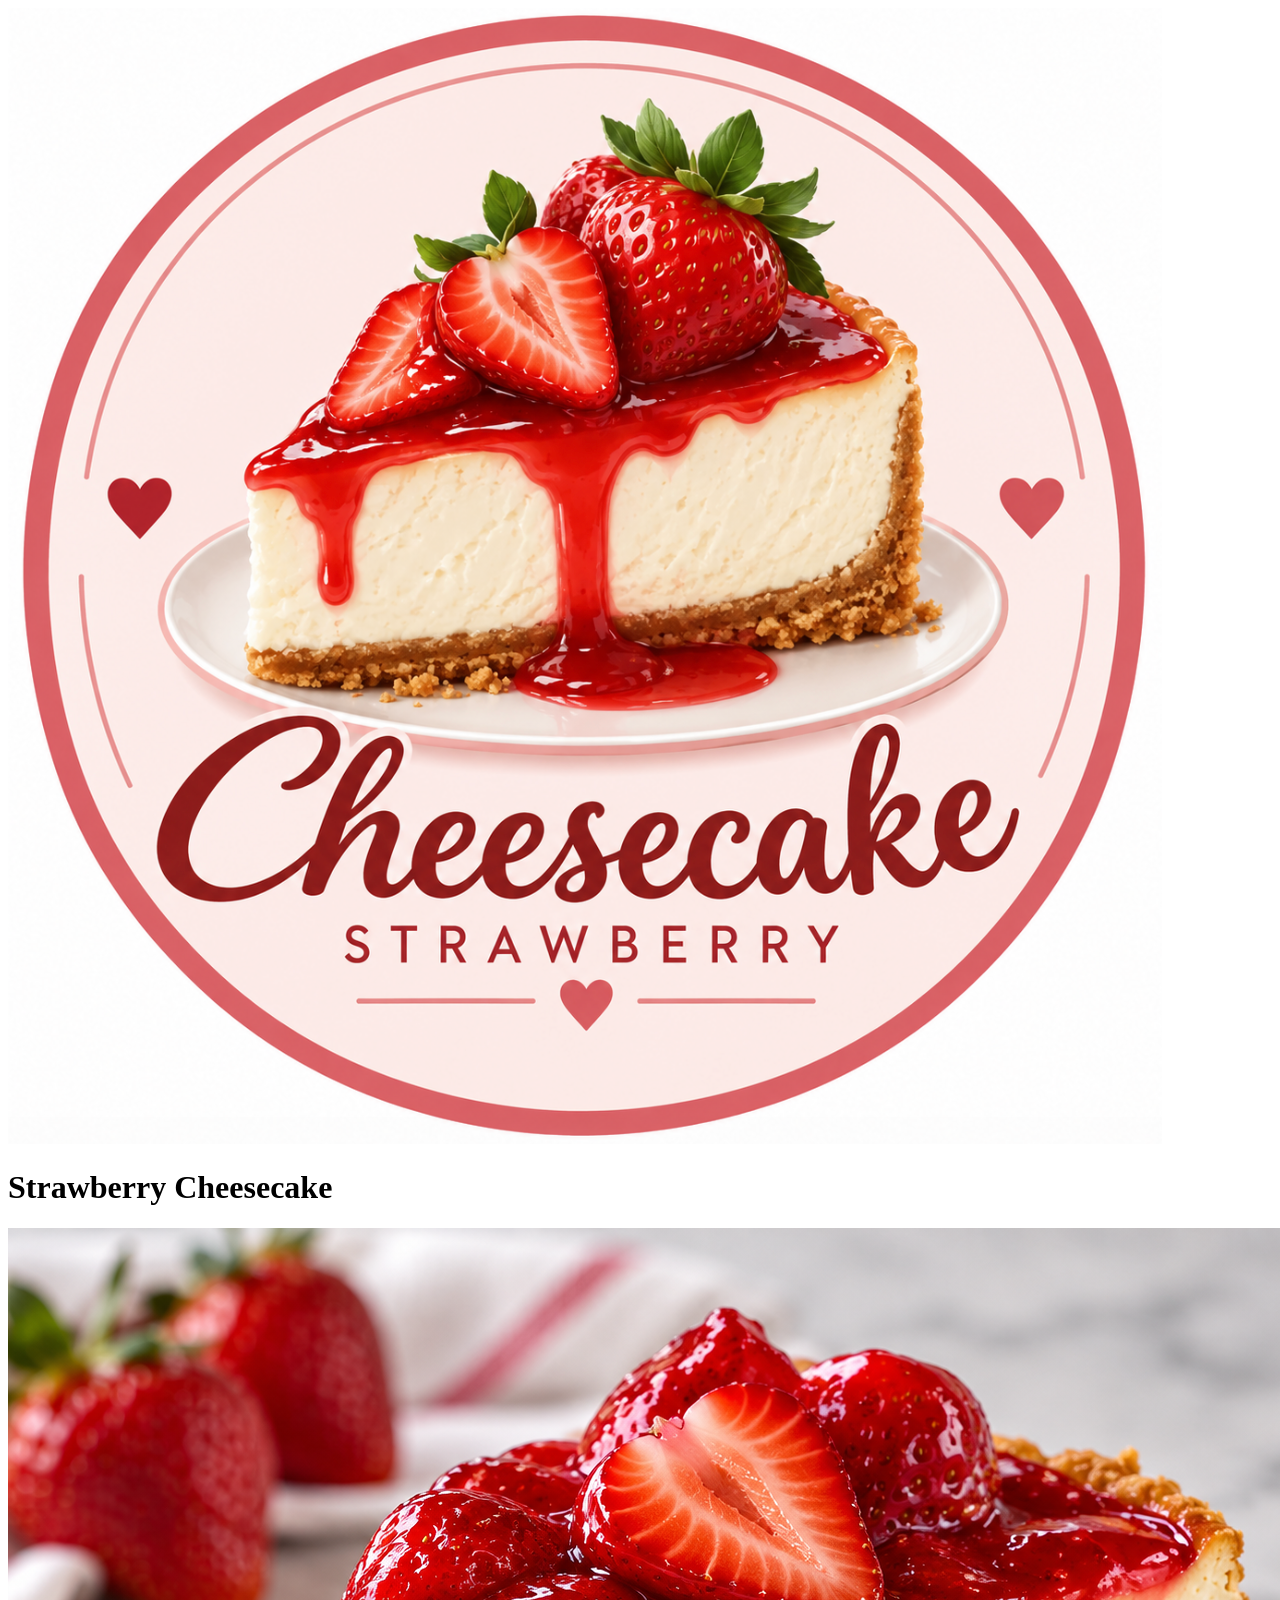
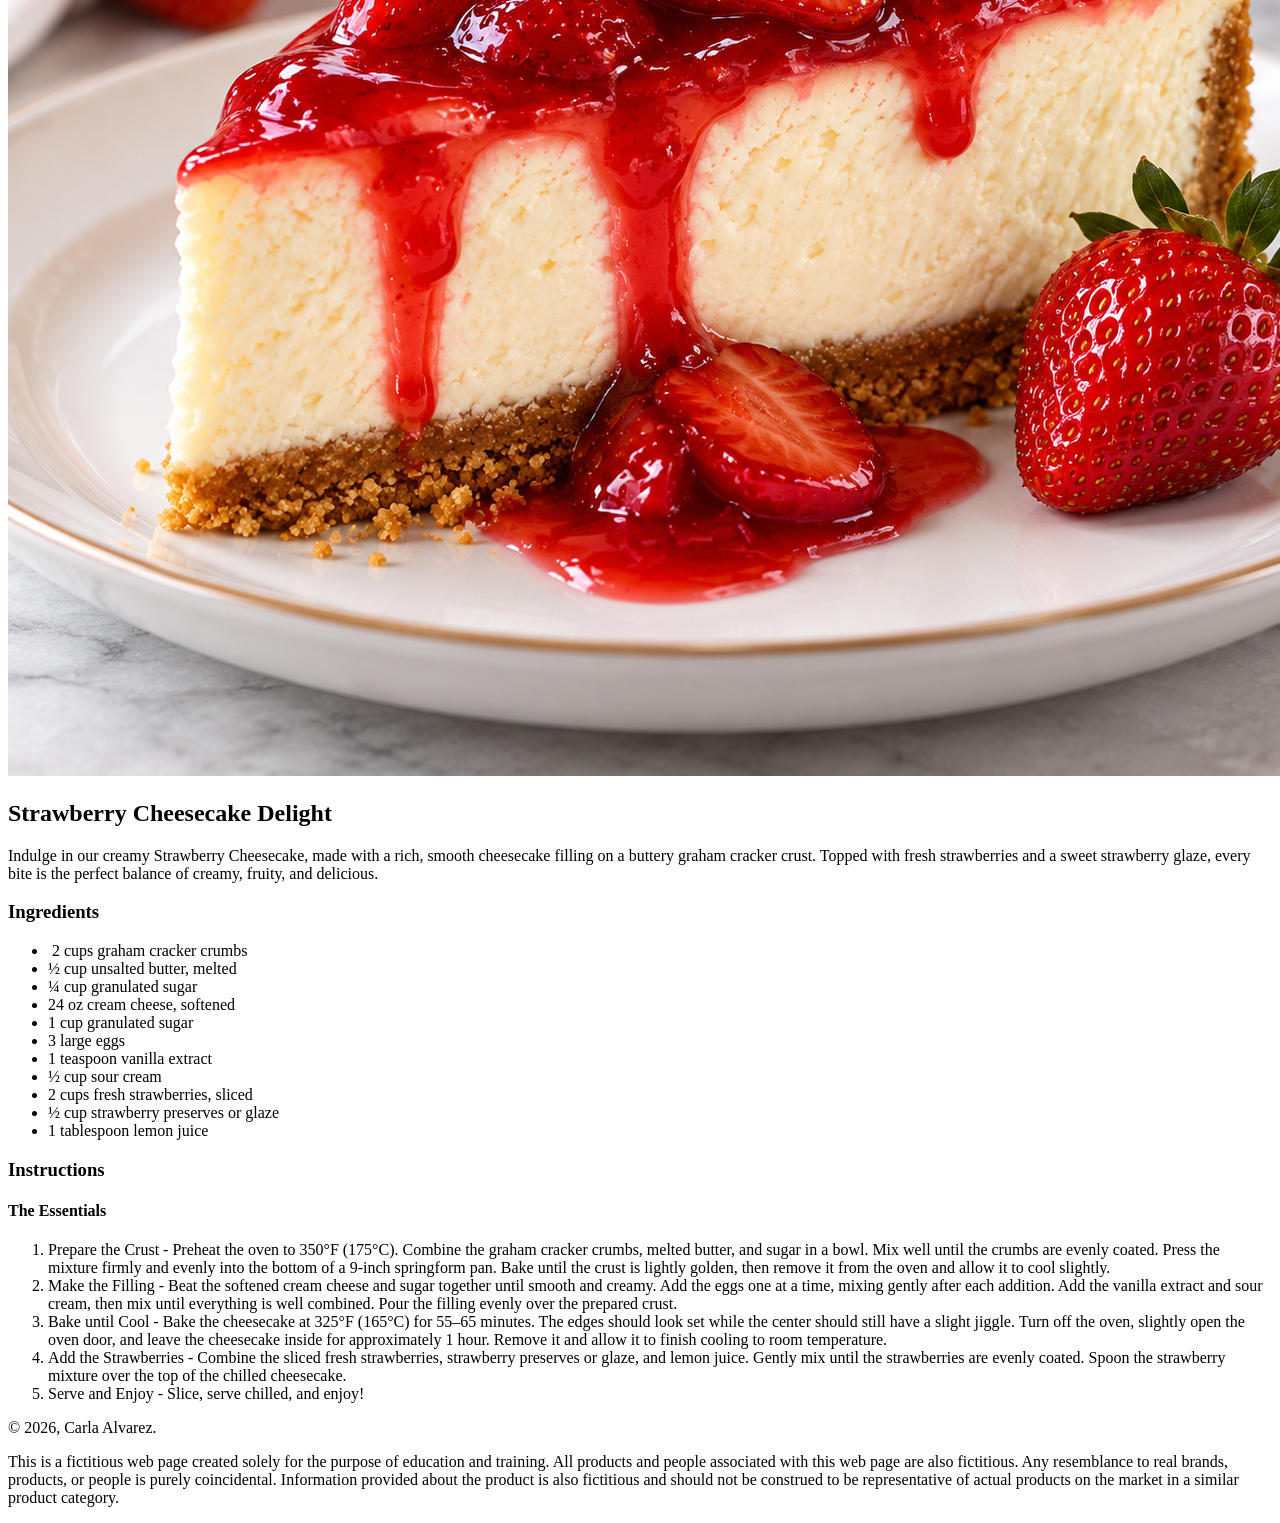
<file: gra1144cp1CarlaAlvarez2026B/index.html>
<!doctype html>
<html>
<head>
<meta charset="UTF-8">
<title>Strawberry Cheesecake | Carla Alvarez, 2026</title>
</head>

<body>
<wrapper>
  <header> <img src="Logo.png" class="logo" />
    <h1>Strawberry Cheesecake</h1>
  </header>
  <main> <img src="banner.png" class="banner" />
    <h2>Strawberry Cheesecake Delight</h2>
    <p>Indulge in our creamy Strawberry Cheesecake, made with a rich, smooth cheesecake filling on a buttery graham cracker crust. Topped with fresh strawberries and a sweet strawberry glaze, every bite is the perfect balance of creamy, fruity, and delicious.</p>
    <section>
      <h3>Ingredients</h3>
      <ul>
        <li>&nbsp;2 cups graham cracker crumbs</li>
        <li>½ cup unsalted butter, melted&nbsp;</li>
        <li>¼ cup granulated sugar&nbsp;</li>
		  <li>24 oz cream cheese, softened</li>
		  <li> 1 cup granulated sugar</li>
		  <li> 3 large eggs</li>
		  <li> 1 teaspoon vanilla extract</li>
		  <li> ½ cup sour cream</li>
		  <li> 2 cups fresh strawberries, sliced</li>
		  <li> ½ cup strawberry preserves or glaze</li>
		  <li> 1 tablespoon lemon juice</li>
      </ul>
    </section>
    <section>
      <h3>Instructions</h3>
		<h4>The Essentials</h4>
      <ol>
        <li>Prepare the Crust -&nbsp;Preheat the oven to 350°F (175°C). Combine the graham cracker crumbs, melted butter, and sugar in a bowl. Mix well until the crumbs are evenly coated. Press the mixture firmly and evenly into the bottom of a 9-inch springform pan. Bake until the crust is lightly golden, then remove it from the oven and allow it to cool slightly.</li>
        <li>Make the Filling - Beat the softened cream cheese and sugar together until smooth and creamy. Add the eggs one at a time, mixing gently after each addition. Add the vanilla extract and sour cream, then mix until everything is well combined. Pour the filling evenly over the prepared crust.</li>
        <li>Bake until Cool - Bake the cheesecake at 325°F (165°C) for 55–65 minutes. The edges should look set while the center should still have a slight jiggle. Turn off the oven, slightly open the oven door, and leave the cheesecake inside for approximately 1 hour. Remove it and allow it to finish cooling to room temperature.</li>
		  <li> Add the Strawberries - Combine the sliced fresh strawberries, strawberry preserves or glaze, and lemon juice. Gently mix until the strawberries are evenly coated. Spoon the strawberry mixture over the top of the chilled cheesecake.</li>
		  <li> Serve and Enjoy - Slice, serve chilled, and enjoy!</li>
      </ol>
    </section>
  </main>
  <footer>
    <p>© 2026, Carla Alvarez.</p>
    <p>This is a fictitious web page created solely for the purpose of education and training. All products and people associated with this web page are also fictitious. Any resemblance to real brands, products, or people is purely coincidental. Information provided about the product is also fictitious and should not be construed to be representative of actual products on the market in a similar product category.</p>
  </footer>
</wrapper>
</body>
</html>
</file>
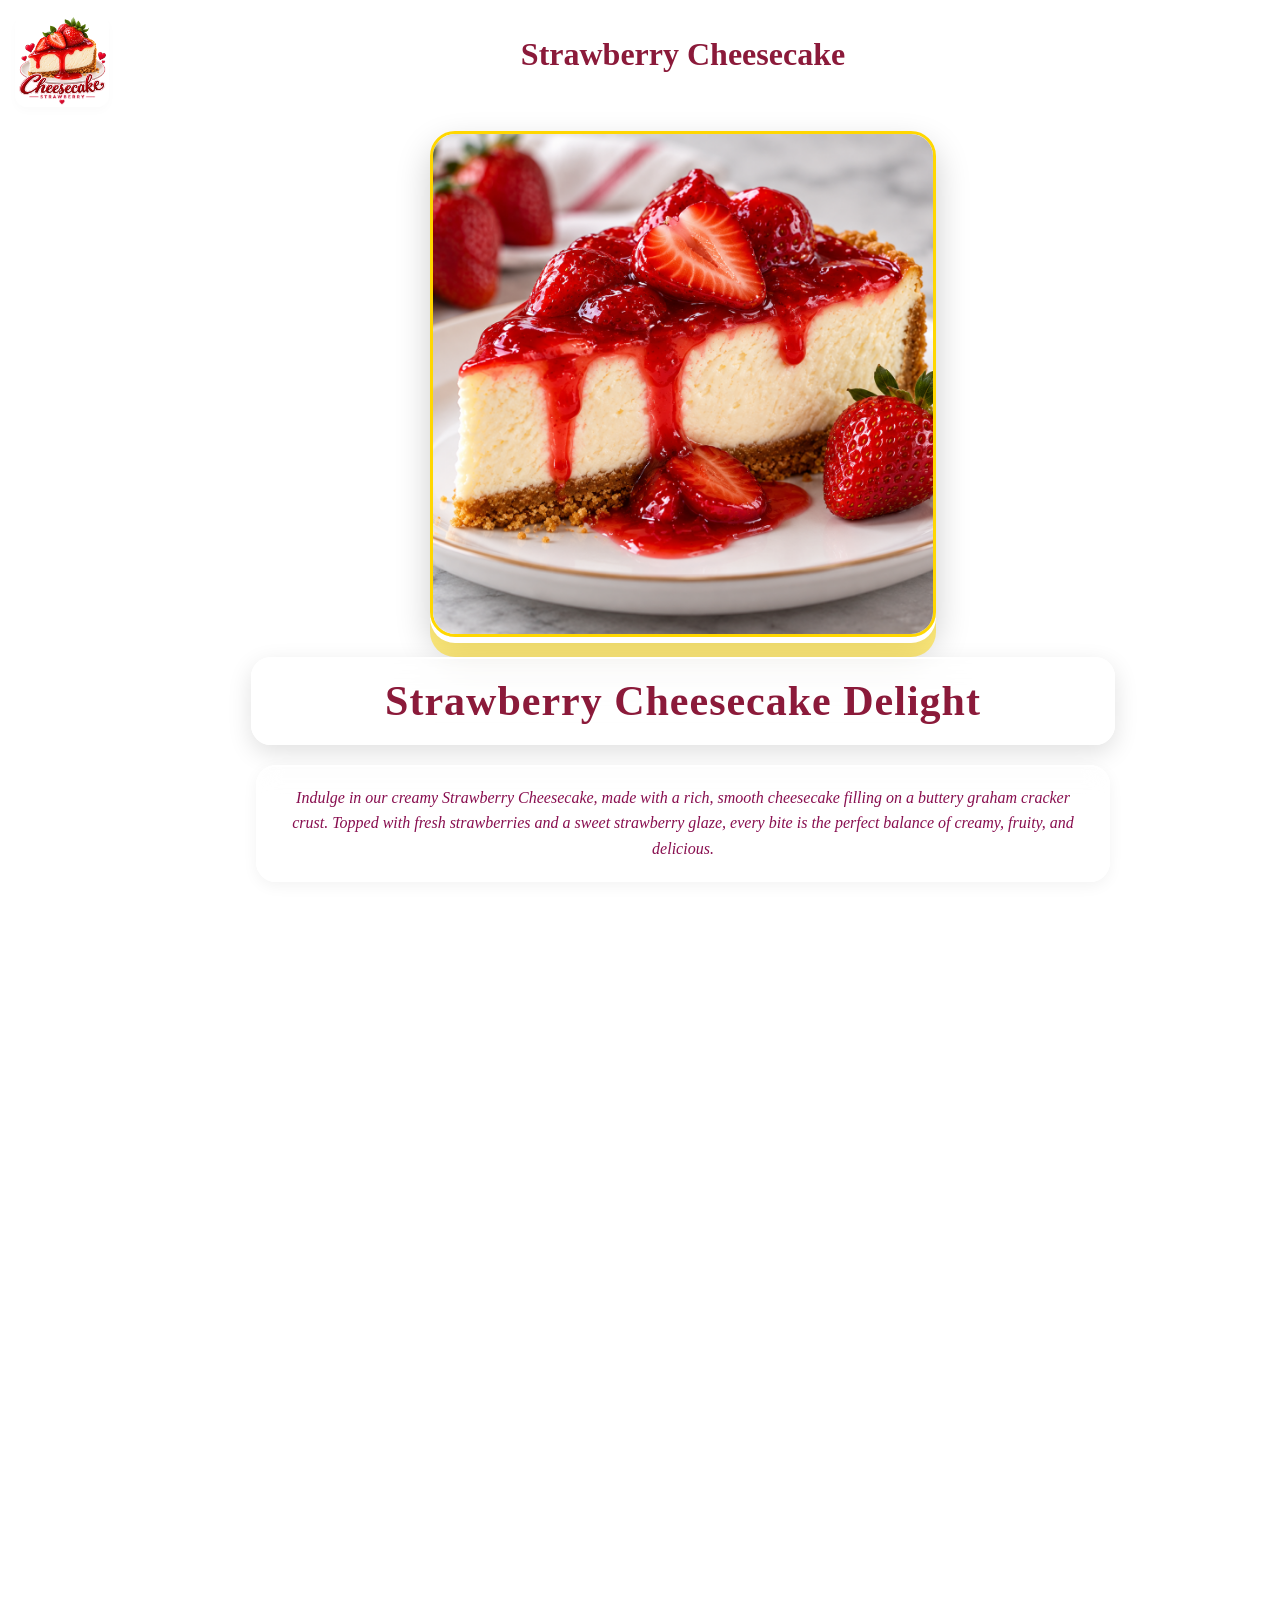
<file: gra1144cP2CarlaAlvarez2026B/index.html>
<!doctype html>
<html>
<head>
<meta charset="UTF-8">
<title>Strawberry Cheesecake | Carla Alvarez, 2026</title>
	<style>		
	wrapper{
			width:1366px;
			display:block;
			margin:auto;
		}
		.logo{
			width:200px;
			vertical-align:-50px;
			margin-right: 15px;
		}
		h1{
			display:inline;
			color:#8b1a3a;
			text-align: center;
			font-size: 32px;
		}
		header{
		background:rgba(255,255,255,0.25);
			-webkit-backdrop-filter: blur(12px);
			backdrop-filter: blur(12px);
			border-bottom: 1.5px solid white;
			display: flex;
			align-items:center;
			justify-content: center;
			padding:15px;
			text-align: center;
			padding: 15px;
		}
	body { 
		background-image: url('https://m.media-amazon.com/images/W/BW_MEDIAX_AVIF_MEASUREMENT_1306696-T3/images/I/81oOtpr+qwL._AC_SL1500_.jpg');
		background-size: cover;
		background-attachment: fixed;
		background-position: center;
		font-family: 'georgia', serif;
		margin: 0;
		padding 0;
		min-height: 100vh;
}
.banner { 
	width: 70%; 
	max-width: 500px;
	border-radius: 25px;
	border: 3px solid #ffd700;
	box-shadow: 000 6px white,
		00 20px rgba(255,215,0,0.5),
		0 15px 35px rgba(0,0,0,0.2);
		
	height: 500px;
	object-fit: cover;
	display: block;
	object-position: center;
	margin: 20px auto;
}
		.card{
			background: rgba(255,255,255,0.45);
			backdrop-filter:blur(16px);
			-webkit-backdrop-filter:blur(16px);
			border-radius: 20px;
			border: 2px solid white; 
			padding: 25px;
			max-width: 750px;
			box-shadow: 0 8px 35px rgba(0,0,0,0.1);
			color: #4a0f1e;
		}
			.intro {
				text-align: center;
				background: rgba (255,255,255,0.85);
				backdrop-filter:blur(12px);
				-webkit-backderop-filter:blur(12px);
				border: 2px solid white;
				border-radius: 20px;
				padding: 18px 25px;
				max-width: 800px;
				margin:20px auto;
				font-style: italic;
				color:#880e4f;
				line-height: 1.6;
				box-shadow: 0 4px 15px rgba(0,0,0,.05);
			}
		.logo{
			position:absolute;
			top: 15px;
			left:15px;
			width: 90px;
			height: auto;
			z-index: 100;
			border-radius: 12px;
			border:2px solid white;
			box-shadow: 0 4px 10px rgba(0,0,0,0.02)
				
		}
		h2 {
  font-family: 'Georgia', serif;
  font-size: 42px;
  font-weight: 800;
  color: #8b1a3a;
  text-align: center;
  background: rgba(255,255,255,0.35);
  backdrop-filter: blur(16px);
  -webkit-backdrop-filter: blur(16px);
  border: 2px solid white;
  border-radius: 20px;
  padding: 18px 30px;
  max-width: 800px;
  margin: 20px auto;
  box-shadow: 0 8px 25px rgba(0,0,0,0.12);
  letter-spacing: 1px;
  text-shadow: 0 2px 4px rgba(255,255,255,0.9);
		}
		h3, h4 {
			color: #880e4f;
			text-align: center;
		}
		
    
.recipe-row {
display: flex;
	gap: 25px;
	align-items: stretch;
	max-width: 1100px;
	margin: 60px auto;
	padding: 30px;
		}
		
.recipe-row > div {
			width: 50%;
	border: 2px solid#ddd;
	border-radius: 20px;
	padding: 30px;
	Background: transparent;
	box-sizing: border-box;
	display:flex;
	flex-direction: column;
    gap:20px;
	justify-content: center;
	text-align: center
		}
		li{
		text-align: left;
			padding-bottom: 10px;
		}
		</style>
	</head>
<body>
<wrapper>
  <header> 
<img src="logo.png" class="logo"
	 alt="strawberry Cheescake Delight banner"/>
    <h1>Strawberry Cheesecake</h1>
  </header>
  <main> 
	<img src="banner.png" class="banner" 
		 alt="Strawberry Chhescake Delight banner"/>
    <h2>Strawberry Cheesecake Delight</h2>
    <p class="intro">Indulge in our creamy Strawberry Cheesecake, made with a rich, smooth cheesecake filling on a buttery graham cracker crust. Topped with fresh strawberries and a sweet strawberry glaze, every bite is the perfect balance of creamy, fruity, and delicious.</p>
    <section class="recipe-row">
		<div class="card">
      <h3>Ingredients</h3>
      <ul>
        <li>2 cups graham cracker crumbs</li>
        <li>&frac12; cup unsalted butter, melted</li>
        <li>&frac14; cup granulated sugar</li>
		  <li>24 oz cream cheese, softened</li>
		  <li> 1 cup granulated sugar</li>
		  <li> 3 large eggs</li>
		  <li> 1 teaspoon vanilla extract</li>
		  <li> &frac12; cup sour cream</li>
		  <li> 2 cups fresh strawberries, sliced</li>
		  <li> &frac12; cup strawberry preserves or glaze</li>
		  <li> 1 tablespoon lemon juice</li>
              </ul>
			</div>
		<div class="card">
      <h3>Instructions</h3>
		<h4>The Essentials</h4>
      <ol>
        <li>Prepare the Crust, Preheat the oven to 350 &deg;F (175&deg;C). Combine the graham cracker crumbs, melted butter, and sugar in a bowl. Mix well until the crumbs are evenly coated. Press the mixture firmly and evenly into the bottom of a 9-inch springform pan. Bake until the crust is lightly golden, then remove it from the oven and allow it to cool slightly.</li>
        <li>Make the Filling - Beat the softened cream cheese and sugar together until smooth and creamy. Add the eggs one at a time, mixing gently after each addition. Add the vanilla extract and sour cream, then mix until everything is well combined. Pour the filling evenly over the prepared crust.</li>
        <li>Bake until Cool - Bake the cheesecake at 325&deg;F (165&deg;C) for 55–65 minutes. The edges should look set while the center should still have a slight jiggle. Turn off the oven, slightly open the oven door, and leave the cheesecake inside for approximately 1 hour. Remove it and allow it to finish cooling to room temperature.</li>
		  <li> Add the Strawberries - Combine the sliced fresh strawberries, strawberry preserves or glaze, and lemon juice. Gently mix until the strawberries are evenly coated. Spoon the strawberry mixture over the top of the chilled cheesecake.</li>
		  <li> Serve and Enjoy - Slice, serve chilled, and enjoy!</li>
      </ol>
			</div>
    </section> 
  </main>
  <footer>
	  <div class="card" style="text-align: center; margin: 30px auto; max-width: 900px;">
    <p>2026, Carla Alvarez.</p>
    <p>This is a fictitious web page created solely for the purpose of education and training. All products and people associated with this web page are also fictitious. Any resemblance to real brands, products, or people is purely coincidental. Information provided about the product is also fictitious and should not be construed to be representative of actual products on the market in a similar product category.</p>
    </div>
  </footer>
</wrapper>
</body>
</html>
</file>
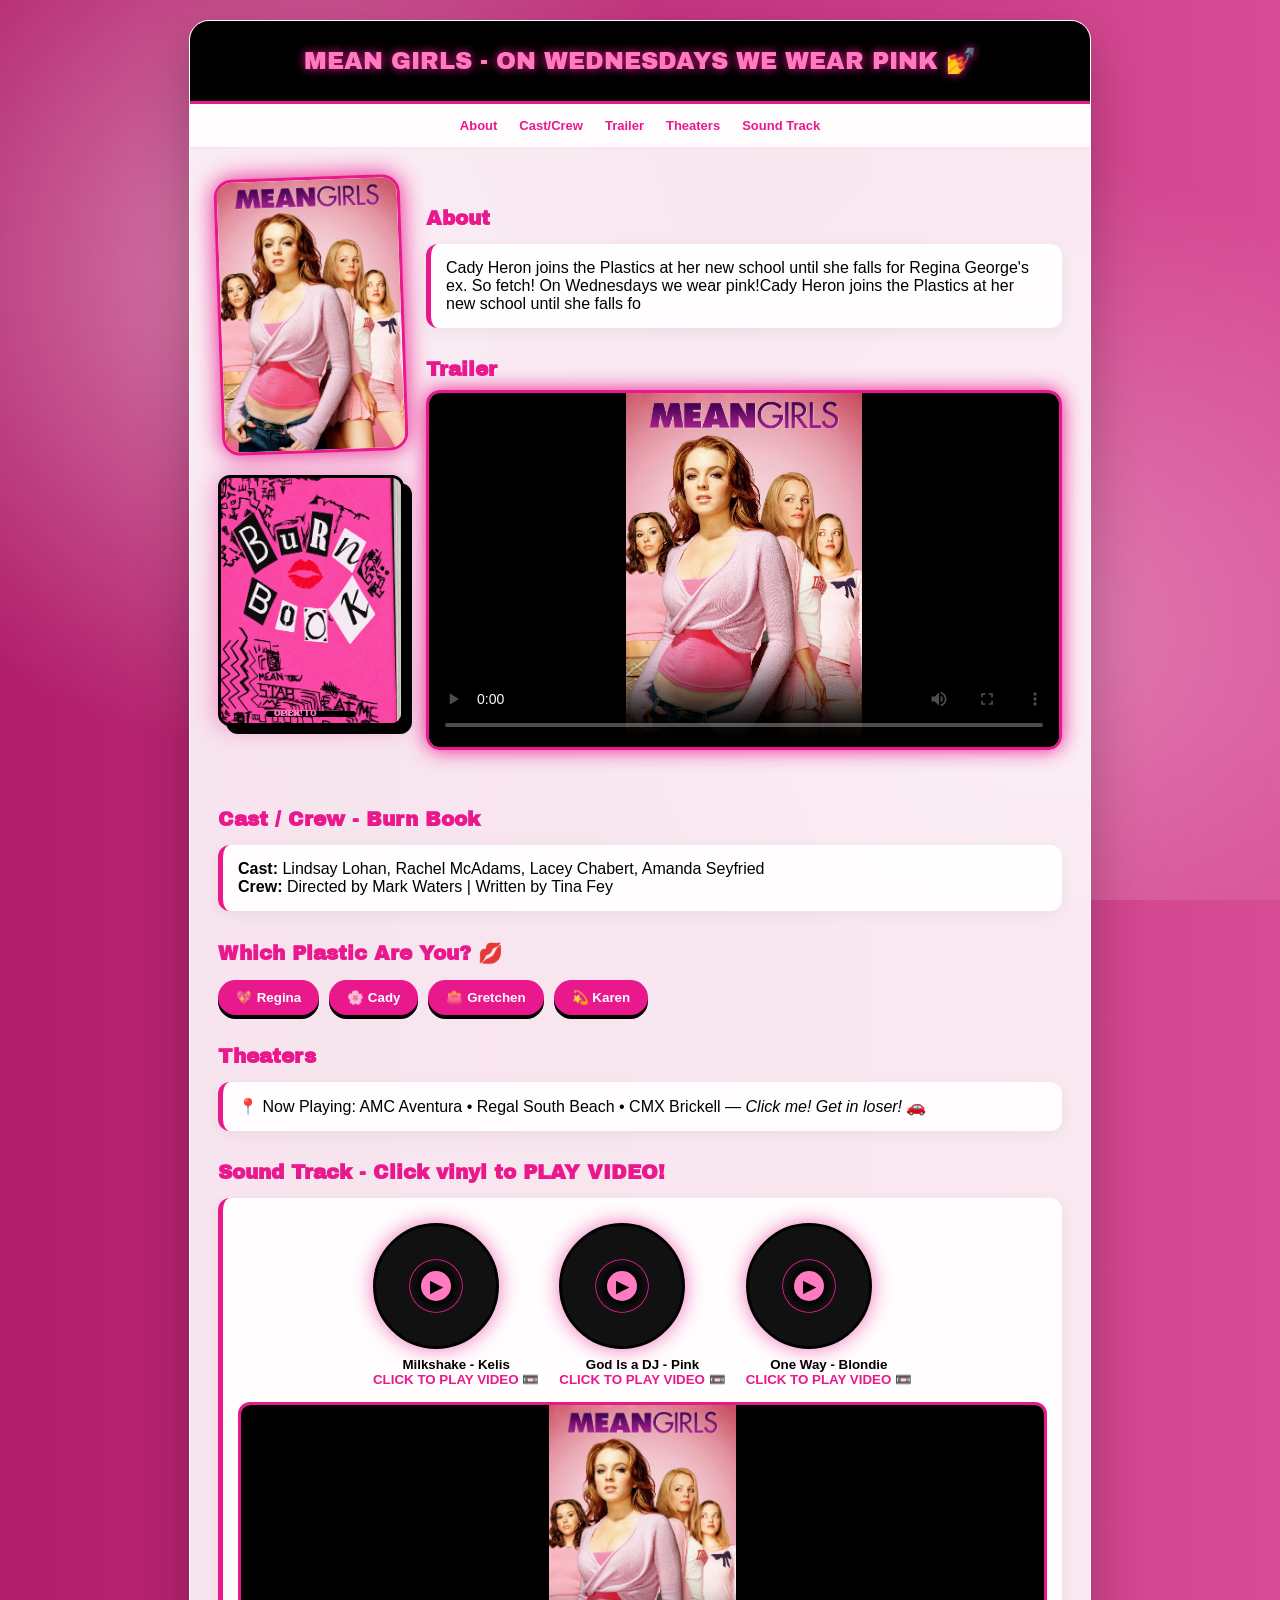
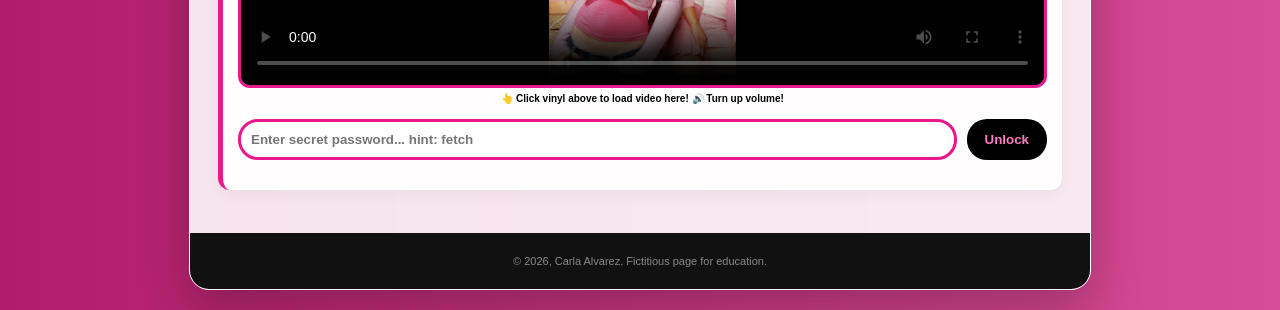
<file: Gra1144CP3CarlaAlvarez2026C/index.html>
<!DOCTYPE html>
<html>
<head>
<meta charset="UTF-8">
<meta name="viewport" content="width=device-width, initial-scale=1.0">
<title>MEAN GIRLS - On Wednesdays We Wear Pink</title>
<style>
  @import url('https://fonts.googleapis.com/css2?family=Archivo+Black&display=swap');
  *{cursor: url("data:image/svg+xml;utf8,[STRIPPED]"), auto;}
  body{margin:0; font-family:Arial, sans-serif; display:flex; justify-content:center; padding:20px; min-height:100vh; overflow-x:hidden; background: linear-gradient(270deg, #e9188c, #ff4db8, #ff1493, #ff7ac1, #b11d6a); background-size:800% 800%; animation:shinyPink 8s ease infinite; position:relative;}
  body::before{content:''; position:fixed; inset:0; background: radial-gradient(circle at 20% 30%, rgba(255,255,255,0.4) 0%, transparent 40%), radial-gradient(circle at 80% 70%, rgba(255,255,255,0.3) 0%, transparent 40%); animation: glitterMove 6s ease-in-out infinite alternate; pointer-events:none;}
  @keyframes shinyPink{0%{background-position:0% 50%}50%{background-position:100% 50%}100%{background-position:0% 50%}} @keyframes glitterMove{0%{transform:translate(0,0)}100%{transform:translate(-20px,20px)}}
  .card{width:100%; max-width:900px; background:rgba(255,255,255,0.88); backdrop-filter:blur(16px); border-radius:20px; overflow:hidden; border:1px solid #fff; box-shadow:0 20px 50px rgba(0,0,0,0.25); position:relative; z-index:1; animation: floatCard 6s ease-in-out infinite;}
  @keyframes floatCard{0%,100%{transform:translateY(0)}50%{transform:translateY(-6px)}}
  .header{background:#000; color:#ff7ac1; text-align:center; padding:26px; font-family:'Archivo Black'; font-size:24px; border-bottom:3px solid #e9188c; text-shadow:0 0 10px #e9188c; animation: neonPulse 1.5s alternate infinite; cursor:pointer;}
  @keyframes neonPulse{from{ text-shadow:0 0 10px #e9188c} to{ text-shadow:0 0 20px #fff, 0 0 40px #ff7ac1}}
  nav{background:rgba(255,255,255,0.9); display:flex; justify-content:center; gap:22px; padding:14px; border-bottom:2px solid #ffe0ef; position:sticky; top:0; z-index:10;}
  nav a{color:#e9188c; text-decoration:none; font-weight:900; font-size:13px; transition:0.3s;}
  nav a:hover{transform:scale(1.2) rotate(-3deg); color:#000;}
  .content{padding:28px; display:grid; grid-template-columns:180px 1fr; gap:28px; align-items:start;}
  .left-col{display:flex; flex-direction:column; gap:22px;}
  .poster-wrap{width:100%; border-radius:18px; overflow:hidden; transform:rotate(-2deg); border:3px solid #e9188c; box-shadow:0 0 25px #e9188c; background:#fff; line-height:0; transition:0.4s;}
  .poster-wrap img{width:100%; display:block;}
  .burn-book-wrap{width:100%; height:245px; perspective:800px; display:flex; justify-content:center; align-items:center; border-radius:12px; border:3px solid #000; box-shadow:8px 8px 0 #000, 0 0 25px rgba(233,24,140,0.5); overflow:hidden; background:#ff1493; line-height:0; cursor:pointer; position:relative;}
  .burn-book-wrap img{width:100%; height:100%; object-fit:cover; transform: scale(1.35); border:none; animation: spinBook 4s linear infinite; transform-style:preserve-3d;}
  .burn-book-wrap::after{content:'CLICK TO OPEN!'; position:absolute; bottom:6px; left:50%; transform:translateX(-50%); background:#000; color:#ff7ac1; font-family:'Archivo Black'; font-size:8px; padding:3px 8px; border-radius:10px; z-index:2;}
  @keyframes spinBook{0%{transform:rotateY(0deg) rotate(-2deg) scale(1.35)}50%{transform:rotateY(180deg) rotate(2deg) scale(1.45)}100%{transform:rotateY(360deg) rotate(-2deg) scale(1.35)}}
  h2{color:#e9188c; font-family:'Archivo Black'; font-size:20px; margin:30px 0 10px 0;}
  .trailer-wrap{border:3px solid #e9188c; border-radius:14px; overflow:hidden; box-shadow:0 0 20px #e9188c;}
  .trailer-wrap video{width:100%; display:block; aspect-ratio:16/9; background:#000;}
  .section{padding:0 28px 28px 28px;}
  .plastic-card{background:rgba(255,255,255,0.95); border-left:5px solid #e9188c; padding:15px; border-radius:12px; margin:15px 0; transition:0.4s; box-shadow:0 4px 15px rgba(0,0,0,0.05);}
  .plastic-card:hover{transform:translateX(10px) rotateY(-8deg); background:#fff; box-shadow:-10px 10px 30px rgba(233,24,140,0.2); border-left-width:8px;}
  .quiz{display:flex; gap:10px; flex-wrap:wrap; margin:15px 0;} .quiz button{background:#e9188c; color:#fff; border:none; padding:10px 18px; border-radius:20px; font-weight:900; transition:0.3s; box-shadow:0 4px 0 #000;}
  .quiz button:hover{transform:translateY(-3px); box-shadow:0 7px 0 #000; background:#000; color:#ff7ac1;}
  .footer{background:#111; color:#888; text-align:center; padding:22px; font-size:11px;}
  .pop-quote{position:fixed; background:#000; color:#ff7ac1; padding:8px 14px; border-radius:20px; font-weight:900; font-size:12px; font-family:'Archivo Black'; pointer-events:none; z-index:9999; animation:pop 1.2s forwards; border:2px solid #e9188c;}
  @keyframes pop{0%{transform:translate(-50%,-100%) scale(0)}20%{transform:translate(-50%,-130%) scale(1.3) rotate(-3deg)}100%{transform:translate(-50%,-250%) scale(0); opacity:0}}
  .sparkle{position:fixed; pointer-events:none; animation:sparkleFall 1s linear forwards; z-index:9999;}
  @keyframes sparkleFall{0%{transform:translateY(0) scale(1); opacity:1}100%{transform:translateY(120px) scale(0) rotate(180deg); opacity:0}}
  .vinyl-grid{display:flex; gap:20px; flex-wrap:wrap; justify-content:center; margin-top:10px;}
  .vinyl{width:120px; height:120px; border-radius:50%; background:radial-gradient(circle, #ff7ac1 15%, #000 16%, #111 30%, #e9188c 31%, #111 32%, #111 100%); display:flex; align-items:center; justify-content:center; animation: spinVinyl 3s linear infinite; box-shadow:0 0 20px rgba(233,24,140,0.6); position:relative; cursor:pointer; border:3px solid #000; transition:0.3s;}
  .vinyl:hover{transform:scale(1.1); box-shadow:0 0 40px #ff7ac1;}
  .vinyl.playing{animation-duration:0.5s; box-shadow:0 0 40px #fff, 0 0 60px #ff7ac1;}
  .vinyl::after{content:'▶'; font-size:16px; color:#000; background:#ff7ac1; width:30px; height:30px; border-radius:50%; display:flex; align-items:center; justify-content:center; font-weight:900;}
  .vinyl.playing::after{content:'⏸';}
  @keyframes spinVinyl{from{transform:rotate(0deg)} to{transform:rotate(360deg)}}
  .book-modal{position:fixed; inset:0; background:rgba(0,0,0,0.85); z-index:10000; display:none; align-items:center; justify-content:center; padding:20px;}
  .book-page{width:90%; max-width:500px; background:#fff; background-image: repeating-linear-gradient(#fff 0px, #fff 24px, #ffccde 25px); border:4px solid #000; padding:30px; border-radius:10px; font-family:'Comic Sans MS', cursive; position:relative; transform:rotate(-1deg); animation: openBook 0.5s ease;}
  @keyframes openBook{from{transform:rotateY(-90deg) scale(0.5)} to{transform:rotateY(0deg) rotate(-1deg) scale(1)}}
  .secret-input{display:flex; gap:10px; margin:15px 0;} .secret-input input{flex:1; padding:10px; border:3px solid #e9188c; border-radius:20px; font-weight:900;} .secret-input button{background:#000; color:#ff7ac1; border:none; padding:10px 18px; border-radius:20px; font-weight:900; cursor:pointer;}
  .pink-car{position:fixed; bottom:20px; left:-200px; font-size:40px; z-index:9999; pointer-events:none; display:none; transition: left 2.5s linear;}
  .yt-box{margin-top:15px; border:3px solid #e9188c; border-radius:12px; overflow:hidden; background:#000;}
  .yt-box video{width:100%; height:280px; display:block; background:#000;}
  @media(max-width:650px){ .content{grid-template-columns:1fr;} .poster-wrap, .burn-book-wrap{width:180px; margin:0 auto;} }
</style>
</head>
<body>
<div class="card">
  <div class="header" onclick="sayPink()">MEAN GIRLS - ON WEDNESDAYS WE WEAR PINK 💅</div>
  <nav><a href="#about">About</a><a href="#cast">Cast/Crew</a><a href="#trailer">Trailer</a><a href="#theaters">Theaters</a><a href="#soundtrack">Sound Track</a></nav>
  <div class="content">
    <div class="left-col">
      <div class="poster-wrap"><img src="266280.jpg" alt="Mean Girls"></div>
      <div class="burn-book-wrap" onclick="openBook()"><img src="Hot Pink Burn Book Cutout.png" alt="Burn Book"></div>
    </div>
    <div>
      <h2 id="about">About</h2>
      <div class="plastic-card"><span id="typewriter">Cady Heron       joins the Plastics at her new school until she falls for Regina George's ex. So fetch! On Wednesdays we wear pink!</span></div>
      <h2 id="trailer">Trailer</h2>
      <div class="trailer-wrap"><video controls poster="266280.jpg"><source src="Mean-Girls-video" type="video/mp4"></video></div>
    </div>
  </div>
  <div class="section">
    <h2 id="cast">Cast / Crew - Burn Book </h2>
    <div class="plastic-card"><strong>Cast:</strong> Lindsay Lohan, Rachel McAdams, Lacey Chabert, Amanda Seyfried<br><strong>Crew:</strong> Directed by Mark Waters | Written by Tina Fey</div>
    <h2>Which Plastic Are You? 💋</h2>
    <div class="quiz">
      <button onclick="result('You are REGINA - a little bit dramatic but everyone loves you 👑')">💖 Regina</button>
      <button onclick="result('You are CADY - sweet but will strike if needed 😇')">🌸 Cady</button>
      <button onclick="result('You are GRETCHEN - stop trying to make fetch happen! So loyal 💄')">👛 Gretchen</button>
      <button onclick="result('You are KAREN - you are like a mouse, duh! So cute 💫')">💫 Karen</button>
    </div>
    <div id="quizResult" class="plastic-card" style="display:none; background:#000; color:#ff7ac1; border-left-color:#000; font-weight:900;"></div>
    <h2 id="theaters">Theaters</h2>
    <div class="plastic-card" onclick="driveCar()" style="cursor:pointer;">📍 Now Playing: AMC Aventura • Regal South Beach • CMX Brickell — <em>Click me! Get in loser!</em> 🚗</div>
    <h2 id="soundtrack">Sound Track - Click vinyl to PLAY VIDEO!</h2>
    <div class="plastic-card"> 
      <div class="vinyl-grid">
        <div style="text-align:center;">
          <div class="vinyl" id="videopicturevinyl" onclick="playLocalVideo('videopicture', this)"></div>
          <small style="font-weight:900; display:block; margin-top:8px;">Milkshake - Kelis<br><span style="color:#e9188c;">CLICK TO PLAY VIDEO 📼</span></small>
        </div>
        <div style="text-align:center;">
          <div class="vinyl" onclick="playLocalVideo('godisadj.mp4', this)"></div>
          <small style="font-weight:900; display:block; margin-top:8px;">God Is a DJ - Pink<br><span style="color:#e9188c;">CLICK TO PLAY VIDEO 📼</span></small>
        </div>
        <div style="text-align:center;">
          <div class="vinyl" onclick="playLocalVideo('oneway.mp4', this)"></div>
          <small style="font-weight:900; display:block; margin-top:8px;">One Way - Blondie<br><span style="color:#e9188c;">CLICK TO PLAY VIDEO 📼</span></small>
        </div>
      </div>
      <div class="yt-box" id="ytBox">
        <video id="mainVideoPlayer" controls playsinline poster="266280.jpg">
          <source id="videoSource" src="" type="video/mp4">
        </video>
      </div>
      <div id="nowPlaying" style="margin-top:10px; background:#000; color:#ff7ac1; padding:10px; border-radius:20px; font-weight:900; font-size:12px; display:none; text-align:center;"></div>
      <p style="font-size:10px; font-weight:900; text-align:center; margin-top:5px;">👆 Click vinyl above to load video here! 🔊 Turn up volume!</p>
      <div style="margin-top:15px;">
        <div class="secret-input"><input id="secretPass" placeholder="Enter secret password... hint: fetch"><button onclick="checkSecret()">Unlock</button></div>
        <div id="secretPage" style="display:none; background:#000; color:#ff7ac1; padding:15px; border-radius:12px; font-weight:900; border:2px solid #e9188c;">🔓 SECRET PAGE UNLOCKED!<br><br>Regina: Fugly cow 🐄<br>Gretchen: Full of secrets 🤫<br>Karen: I'm a mouse duh!<br><br>So fetch!</div>
      </div>
    </div>
  </div>
  <div class="footer">© 2026, Carla Alvarez. Fictitious page for education.</div>
</div>
<div class="book-modal" id="bookModal" onclick="closeBook()">
  <div class="book-page" onclick="event.stopPropagation()">
    <h3 style="font-family:'Archivo Black'; color:#e9188c;">🔥 Burn Book 🔥</h3>
    <p><strong>Regina:</strong> Fugly cow, queen bee but totally fake.</p>
    <p><strong>Gretchen:</strong> Hair full of secrets!</p>
    <p><strong>Karen:</strong> I'm a mouse, duh!</p>
    <button onclick="closeBook()" style="background:#e9188c; color:#fff; border:none; padding:10px 20px; border-radius:20px; font-weight:900; margin-top:10px;">Close Book 💅</button>
  </div>
</div>
<div class="pink-car" id="pinkCar">🚗💨💖</div>
<script>
const aboutText = "Cady Heron joins the Plastics at her new school until she falls for Regina George's ex. So fetch! On Wednesdays we wear pink!";
let i=0; function typeWriter(){ if(i < aboutText.length){ document.getElementById("typewriter").innerHTML += aboutText.charAt(i); i++; setTimeout(typeWriter, 25); } } typeWriter();
const quotes = ["On Wednesdays we wear pink!", "You go Glen Coco!", "She doesn't even go here!", "That's so fetch!", "Get in loser!", "Is butter a carb?"];
document.addEventListener('click', (e)=>{
  if(e.target.tagName==='BUTTON' || e.target.closest('.vinyl') || e.target.closest('.burn-book-wrap') || e.target.closest('.book-modal') || e.target.closest('video')) return;
  if(e.target.tagName==='A' || e.target.tagName==='VIDEO' || e.target.closest('nav')) return;
  const b=document.createElement('div'); b.className='pop-quote'; b.textContent=quotes[Math.floor(Math.random()*quotes.length)]; b.style.left=e.pageX+'px'; b.style.top=e.pageY+'px'; document.body.appendChild(b); setTimeout(()=>b.remove(),1200);
});
document.addEventListener('mousemove', (e)=>{ if(Math.random()>0.90){ const s=document.createElement('div'); s.className='sparkle'; s.innerHTML=['💖','✨','💄'][Math.floor(Math.random()*3)]; s.style.left=e.pageX+'px'; s.style.top=e.pageY+'px'; document.body.appendChild(s); setTimeout(()=>s.remove(),1000); }});
function result(text){ const r=document.getElementById('quizResult'); r.style.display='block'; r.textContent=text; r.animate([{transform:'scale(0) rotate(-10deg)'},{transform:'scale(1.2) rotate(3deg)'},{transform:'scale(1) rotate(0deg)'}],{duration:500});}
function openBook(){ document.getElementById('bookModal').style.display='flex'; }
function closeBook(){ document.getElementById('bookModal').style.display='none'; }
function driveCar(){ const car=document.getElementById('pinkCar'); car.style.display='block'; car.style.left='-200px'; setTimeout(()=>{ car.style.left='110%'; }, 100); setTimeout(()=>{ car.style.display='none'; }, 2600); }
function checkSecret(){ const pass=document.getElementById('secretPass').value.toLowerCase(); if(pass.includes('fetch')){ document.getElementById('secretPage').style.display='block'; result('You unlocked the secret! 🔓'); } else { result('Wrong! Hint: fetch... 🤫'); }}
function sayPink(){ const utter = new SpeechSynthesisUtterance("On Wednesdays we wear pink!"); utter.pitch=1.8; utter.rate=0.9; speechSynthesis.speak(utter); }
let currentVinyl = null;
let currentFile = null;
function playLocalVideo(file, el){
  const video = document.getElementById('mainVideoPlayer');
  const source = document.getElementById('videoSource');
  const box = document.getElementById('ytBox');
  const now = document.getElementById('nowPlaying');
  if(currentFile === file && !video.paused){
    video.pause(); el.classList.remove('playing'); now.style.display='none'; return;
  }
  if(currentVinyl) currentVinyl.classList.remove('playing');
  source.src = file;
  video.load();
  box.style.display = 'block';
  video.play().then(()=>{
    el.classList.add('playing');
    currentVinyl = el;
    currentFile = file;
    now.style.display='block';
    now.textContent = '🎬 Now Playing VIDEO: ' + file;
    box.scrollIntoView({behavior:'smooth', block:'center'});
  }).catch(err=>{
    now.style.display='block';
    now.textContent = '⚠️ Cannot play ' + file + ' - Make sure milkshake.mp4 is in same folder! Re-save that googlevideo link as Page Source, not Web Archive.';
    result('File not found! That .webarchive file wont play - need .mp4');
  });
  video.onended = () => { el.classList.remove('playing'); now.textContent = 'Finished: ' + file; };
}
</script>
</body>
</html>
</file>
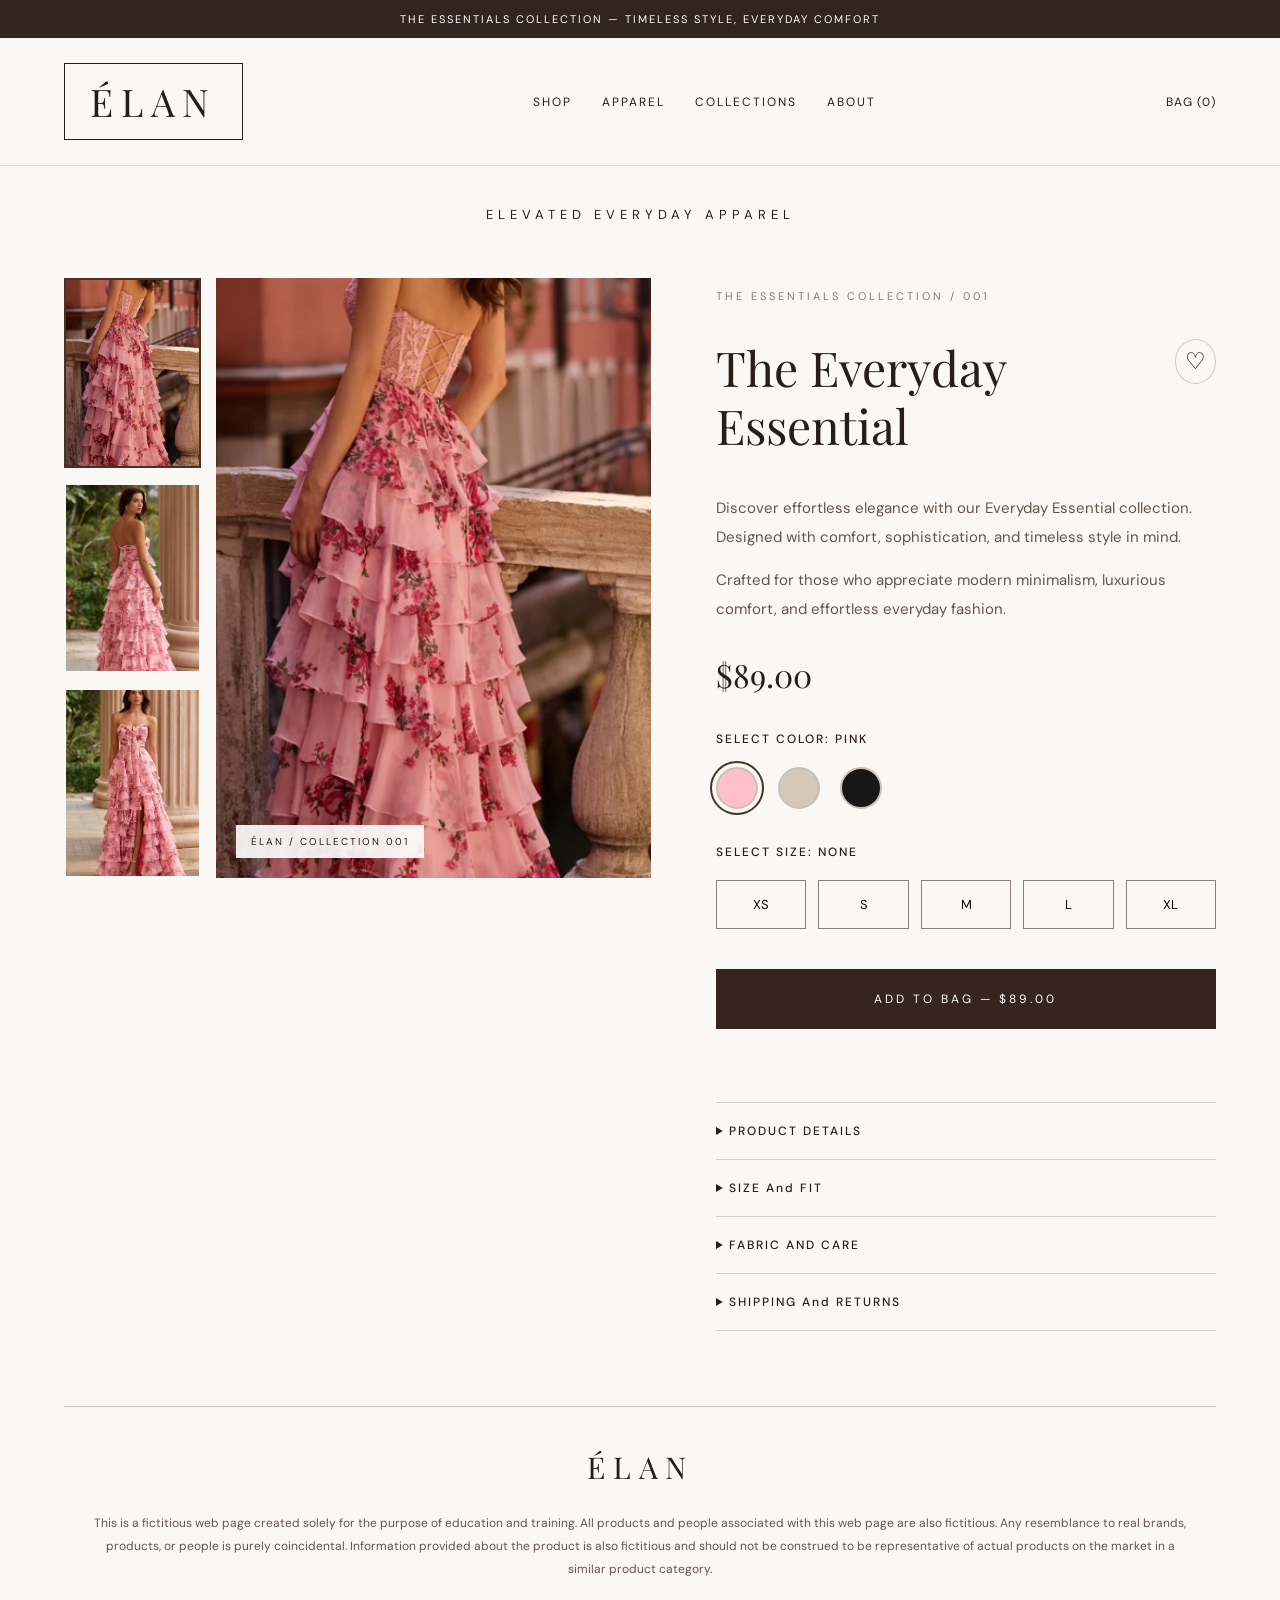
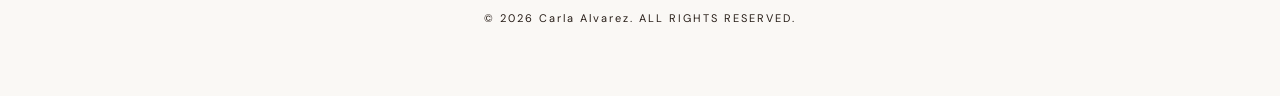
<file: Gra1144CP6CarlaAlvarez2026F/Index.html>
<!DOCTYPE html>
<html lang="en">

<head>
<meta charset="UTF-8">
<meta name="viewport" content="width=device-width, initial-scale=1.0">

<title>ÉLAN | Luxury Apparel</title>

<link href="https://fonts.googleapis.com/css2?family=DM+Sans:wght@400;500;600;700&family=Playfair+Display:wght@400;500;600&display=swap" rel="stylesheet">

<style>

* {
    box-sizing: border-box;
}

html {
    scroll-behavior: smooth;
}

body {
    margin: 0;
    background-color: #faf8f5;
    color: #281e18;
    font-family: 'DM Sans', sans-serif;
}

.wrapper {
    max-width: 1500px;
    margin: auto;
}

.announcement {
    background-color: #30251f;
    color: white;
    text-align: center;
    padding: 12px;
    font-size: 11px;
    letter-spacing: 2px;
}

header {
    display: flex;
    align-items: center;
    justify-content: space-between;
    padding: 25px 5%;
    gap: 20px;
    border-bottom: 1px solid #ded8d0;
}

.logo {
    font-family: 'Playfair Display', serif;
    font-size: 38px;
    letter-spacing: 8px;
    border: 1px solid #281e18;
    padding: 12px 25px;
    animation: fadeDown 1s ease;
}

nav {
    display: flex;
    gap: 30px;
}

nav a {
    color: #281e18;
    text-decoration: none;
    font-size: 12px;
    letter-spacing: 2px;
    transition: color 0.3s;
}

nav a:hover {
    color: #a58c76;
}

.cart {
    font-size: 12px;
    letter-spacing: 1px;
    white-space: nowrap;
}

h1 {
    text-align: center;
    font-size: 13px;
    font-weight: 400;
    letter-spacing: 5px;
    margin: 40px 0 0;
}

main {
    display: flex;
    gap: 65px;
    padding: 55px 5%;
}

#apparel {
    width: 54%;
}

.gallery {
    display: flex;
    gap: 15px;
}

.thumbnails {
    width: 24%;
    display: flex;
    flex-direction: column;
    gap: 15px;
}

.thumbnails img {
    width: 100%;
    height: 190px;
    object-fit: cover;
    cursor: pointer;
    border: 2px solid transparent;
    transition: 0.35s;
}

.thumbnails img:hover {
    opacity: 0.7;
    transform: scale(0.97);
}

.thumbnails img.active {
    border-color: #453328;
}

.image-container {
    position: relative;
    width: 76%;
    height: 600px;
    overflow: hidden;
    background-color: #e8dfd5;
}

.main-image {
    width: 100%;
    height: 100%;
    object-fit: cover;
    transition: transform 0.7s ease, opacity 0.3s ease;
}

.image-container:hover .main-image {
    transform: scale(1.07);
}

.image-label {
    position: absolute;
    bottom: 20px;
    left: 20px;
    background-color: rgba(255,255,255,0.9);
    padding: 10px 15px;
    font-size: 10px;
    letter-spacing: 2px;
}

#description {
    width: 46%;
    animation: fadeUp 1s ease;
}

.collection {
    font-size: 11px;
    letter-spacing: 3px;
    color: #8b786b;
}

.product-heading {
    display: flex;
    align-items: flex-start;
    justify-content: space-between;
    gap: 20px;
}

h2 {
    font-family: 'Playfair Display', serif;
    font-size: 48px;
    font-weight: 400;
    line-height: 1.2;
    margin: 25px 0;
}

.wishlist {
    border: 1px solid #d2c8be;
    background: transparent;
    border-radius: 50%;
    width: 45px;
    height: 45px;
    font-size: 23px;
    cursor: pointer;
    margin-top: 25px;
    transition: 0.3s;
}

.wishlist:hover,
.wishlist.active {
    background-color: #453328;
    color: white;
}

.description-text {
    color: #62564c;
    font-size: 15px;
    line-height: 1.9;
}

.price {
    font-family: 'Playfair Display', serif;
    font-size: 32px;
    margin: 30px 0;
}

h3 {
    font-size: 12px;
    font-weight: 500;
    letter-spacing: 2px;
    margin-top: 35px;
}

.colors {
    display: flex;
    gap: 20px;
    margin-top: 20px;
}

.color {
    width: 42px;
    height: 42px;
    border-radius: 50%;
    border: 2px solid #c9c1b8;
    cursor: pointer;
    transition: 0.3s;
}

.color:hover {
    transform: scale(1.1);
}

.PINK {
    background-color: #FFC0CB;
}

.cream {
    background-color: #d6c8b7;
}

.black {
    background-color: #171717;
}

.color.selected {
    outline: 2px solid #453328;
    outline-offset: 4px;
}

.sizes {
    display: flex;
    gap: 12px;
    margin-top: 20px;
}

.size {
    flex: 1;
    padding: 15px 5px;
    border: 1px solid #8c8178;
    background: transparent;
    font-family: 'DM Sans', sans-serif;
    font-size: 13px;
    cursor: pointer;
    transition: 0.3s;
}

.size:hover,
.size.selected {
    background-color: #453328;
    color: white;
}

.add-cart {
    width: 100%;
    padding: 22px;
    margin-top: 40px;
    border: none;
    background-color: #35251d;
    color: white;
    font-family: 'DM Sans', sans-serif;
    font-size: 12px;
    letter-spacing: 3px;
    cursor: pointer;
    transition: 0.3s;
}

.add-cart:hover {
    background-color: #6a5040;
    transform: translateY(-2px);
}

.add-cart.added {
    background-color: #66715c;
}

#message {
    min-height: 20px;
    margin-top: 18px;
    font-size: 13px;
    color: #453328;
}

.product-details {
    margin-top: 35px;
    border-top: 1px solid #d9d0c6;
}

details {
    border-bottom: 1px solid #d9d0c6;
    padding: 20px 0;
}

summary {
    cursor: pointer;
    font-size: 12px;
    letter-spacing: 2px;
    font-weight: 500;
}

details p {
    color: #62564c;
    font-size: 14px;
    line-height: 1.8;
}

footer {
    border-top: 1px solid #c9c1b8;
    margin: 20px 5%;
    padding: 40px 0;
    text-align: center;
}

.footer-logo {
    font-family: 'Playfair Display', serif;
    font-size: 30px;
    letter-spacing: 8px;
    margin-bottom: 25px;
}

.disclaimer {
    max-width: 1100px;
    margin: auto;
    font-size: 12px;
    line-height: 1.9;
    color: #62564c;
}

.copyright {
    font-size: 11px;
    letter-spacing: 2px;
    margin-top: 30px;
}

@keyframes fadeUp {
    from {
        opacity: 0;
        transform: translateY(25px);
    }

    to {
        opacity: 1;
        transform: translateY(0);
    }
}

@keyframes fadeDown {
    from {
        opacity: 0;
        transform: translateY(-20px);
    }

    to {
        opacity: 1;
        transform: translateY(0);
    }
}

@media (max-width: 900px) {

    header {
        flex-wrap: wrap;
        justify-content: center;
    }

    nav {
        flex-wrap: wrap;
        justify-content: center;
    }

    main {
        flex-direction: column;
        gap: 35px;
    }

    #apparel,
    #description {
        width: 100%;
    }

    .image-container {
        height: 500px;
    }

    .thumbnails img {
        height: 156px;
    }
}

@media (max-width: 480px) {

    .logo {
        font-size: 28px;
    }

    h2 {
        font-size: 35px;
    }

    .gallery {
        gap: 8px;
    }

    .image-container {
        height: 400px;
    }

    .thumbnails img {
        height: 123px;
    }

    .sizes {
        gap: 6px;
    }

    .announcement {
        font-size: 9px;
    }
}

@media (prefers-reduced-motion: reduce) {
    *, *::before, *::after {
        animation-duration: 0.01ms !important;
        transition-duration: 0.01ms !important;
        scroll-behavior: auto !important;
    }
}

</style>
</head>

<body>

<div class="announcement">
    THE ESSENTIALS COLLECTION — TIMELESS STYLE, EVERYDAY COMFORT
</div>

<div class="wrapper">

<header>

    <div class="logo">ÉLAN</div>

    <nav>
        <a href="#apparel">SHOP</a>
        <a href="#description">APPAREL</a>
        <a href="#details">COLLECTIONS</a>
        <a href="#footer">ABOUT</a>
    </nav>

    <div class="cart">
        BAG (<span id="cartCount">0</span>)
    </div>

</header>

<h1>ELEVATED EVERYDAY APPAREL</h1>

<main>

<section id="apparel">

    <div class="gallery">

        <div class="thumbnails">

            <img
                src="Dress1.png"
                alt="Pink dress first pose"
                class="active"
                onmouseover="changeImage(this)"
                onclick="changeImage(this)"
            >

            <img
                src="Dress2.png"
                alt="Pink dress second pose"
                onmouseover="changeImage(this)"
                onclick="changeImage(this)"
            >

            <img
                src="Dress3.png"
                alt="Pink dress third pose"
                onmouseover="changeImage(this)"
                onclick="changeImage(this)"
            >

        </div>

        <div class="image-container">

            <img
                id="mainProductImage"
                class="main-image"
                src="Dress1.png"
                alt="ÉLAN luxury apparel collection"
            >

            <div class="image-label">
                ÉLAN / COLLECTION 001
            </div>

        </div>

    </div>

</section>

<section id="description">

    <p class="collection">
        THE ESSENTIALS COLLECTION / 001
    </p>

    <div class="product-heading">

        <h2>The Everyday Essential</h2>

        <button
            class="wishlist"
            id="wishlist"
            aria-label="Add to wishlist"
            aria-pressed="false"
            onclick="toggleWishlist()">
            ♡
        </button>

    </div>

    <p class="description-text">
        Discover effortless elegance with our
        Everyday Essential collection.
        Designed with comfort, sophistication,
        and timeless style in mind.
    </p>

    <p class="description-text">
        Crafted for those who appreciate
        modern minimalism, luxurious comfort,
        and effortless everyday fashion.
    </p>

    <p class="price">$89.00</p>

    <h3>
        SELECT COLOR:
        <span id="selectedColor">PINK</span>
    </h3>

    <div class="colors">

        <button
            class="color PINK selected"
            aria-label="Pink"
            aria-pressed="true"
            onclick="selectColor(this, 'PINK')">
        </button>

        <button
            class="color cream"
            aria-label="Cream"
            aria-pressed="false"
            onclick="selectColor(this, 'CREAM')">
        </button>

        <button
            class="color black"
            aria-label="Black"
            aria-pressed="false"
            onclick="selectColor(this, 'BLACK')">
        </button>

    </div>

    <h3>
        SELECT SIZE:
        <span id="selectedSize">NONE</span>
    </h3>

    <div class="sizes">

        <button class="size" aria-pressed="false"
            onclick="selectSize(this, 'XS')">XS</button>

        <button class="size" aria-pressed="false"
            onclick="selectSize(this, 'S')">S</button>

        <button class="size" aria-pressed="false"
            onclick="selectSize(this, 'M')">M</button>

        <button class="size" aria-pressed="false"
            onclick="selectSize(this, 'L')">L</button>

        <button class="size" aria-pressed="false"
            onclick="selectSize(this, 'XL')">XL</button>

    </div>

    <button
        class="add-cart"
        id="addCartButton"
        onclick="addToCart()">
        ADD TO BAG — $89.00
    </button>

    <p id="message" role="status" aria-live="polite"></p>

    <div class="product-details" id="details">

        <details>
            <summary>PRODUCT DETAILS</summary>
            <p>
                A fictional premium everyday essential
                designed for a relaxed fit and a
                sophisticated minimalist appearance.
            </p>
        </details>

        <details>
            <summary>SIZE And FIT</summary>
            <p>
                Relaxed silhouette. Available in
                XS, S, M, L, and XL.
                Select your preferred size above.
            </p>
        </details>

        <details>
            <summary>FABRIC AND CARE</summary>
            <p>
                Fictional soft-touch fabric blend.
                Gentle cold wash recommended.
                Lay flat to dry.
            </p>
        </details>

        <details>
            <summary>SHIPPING And RETURNS</summary>
            <p>
                This is an educational demonstration
                website. No real orders, shipping,
                payments, or returns are processed.
            </p>
        </details>

    </div>

</section>

</main>

<footer id="footer">

    <div class="footer-logo">ÉLAN</div>

    <p class="disclaimer">
        This is a fictitious web page created solely for the purpose of education and training. All products and people associated with this web page are also fictitious. Any resemblance to real brands, products, or people is purely coincidental. Information provided about the product is also fictitious and should not be construed to be representative of actual products on the market in a similar product category.
    </p>

    <p class="copyright">
        © 2026 Carla Alvarez. ALL RIGHTS RESERVED.
    </p>

</footer>

</div>

<script>

let chosenColor = "PINK";
let chosenSize = "";
let cartCount = 0;
let imageTimer;

const dressImages = {
    PINK: [
        "Dress1.png",
        "Dress2.png",
        "Dress3.png"
    ],

    CREAM: [
        "DressCream1.png",
        "DressCream2.png",
        "DressCream3.png"
    ],

    BLACK: [
        "DressBlack1.png",
        "DressBlack2.png",
        "DressBlack3.png"
    ]
};

function displayImage(source) {

    const mainImage =
        document.getElementById("mainProductImage");

    clearTimeout(imageTimer);

    mainImage.style.opacity = "0";

    imageTimer = setTimeout(function() {
        mainImage.src = source;
        mainImage.style.opacity = "1";
    }, 200);
}

function changeImage(image) {

    const thumbnails =
        document.querySelectorAll(".thumbnails img");

    thumbnails.forEach(function(item) {
        item.classList.remove("active");
    });

    image.classList.add("active");

    displayImage(image.src);
}

function selectColor(button, color) {

    chosenColor = color;

    document.getElementById("selectedColor")
        .textContent = color;

    document.querySelectorAll(".color")
        .forEach(function(item) {
            item.classList.remove("selected");
            item.setAttribute("aria-pressed", "false");
        });

    button.classList.add("selected");
    button.setAttribute("aria-pressed", "true");

    const thumbnails =
        document.querySelectorAll(".thumbnails img");

    thumbnails.forEach(function(image, index) {

        image.src = dressImages[color][index];

        image.alt = color + " dress pose " + (index + 1);

        image.classList.remove("active");

        if (index === 0) {
            image.classList.add("active");
        }
    });

    displayImage(dressImages[color][0]);
}

function selectSize(button, size) {

    chosenSize = size;

    document.getElementById("selectedSize")
        .textContent = size;

    document.querySelectorAll(".size")
        .forEach(function(item) {
            item.classList.remove("selected");
            item.setAttribute("aria-pressed", "false");
        });

    button.classList.add("selected");
    button.setAttribute("aria-pressed", "true");
}

function addToCart() {

    const message = document.getElementById("message");
    const button = document.getElementById("addCartButton");

    if (chosenSize === "") {

        message.textContent =
            "Please select a size before adding to bag.";

        return;
    }

    cartCount++;

    document.getElementById("cartCount")
        .textContent = cartCount;

    button.textContent = "✓ ADDED TO BAG";
    button.classList.add("added");

    message.textContent =
        "Added to bag! Color: " +
        chosenColor +
        " | Size: " +
        chosenSize;

    clearTimeout(button.resetTimer);

    button.resetTimer = setTimeout(function() {

        button.textContent = "ADD TO BAG — $89.00";
        button.classList.remove("added");

    }, 2000);
}

function toggleWishlist() {

    const button = document.getElementById("wishlist");

    button.classList.toggle("active");

    const active = button.classList.contains("active");

    button.textContent = active ? "♥" : "♡";

    button.setAttribute("aria-pressed", String(active));

    button.setAttribute(
        "aria-label",
        active ? "Remove from wishlist" : "Add to wishlist"
    );
}

</script>

</body>
</html>
</file>
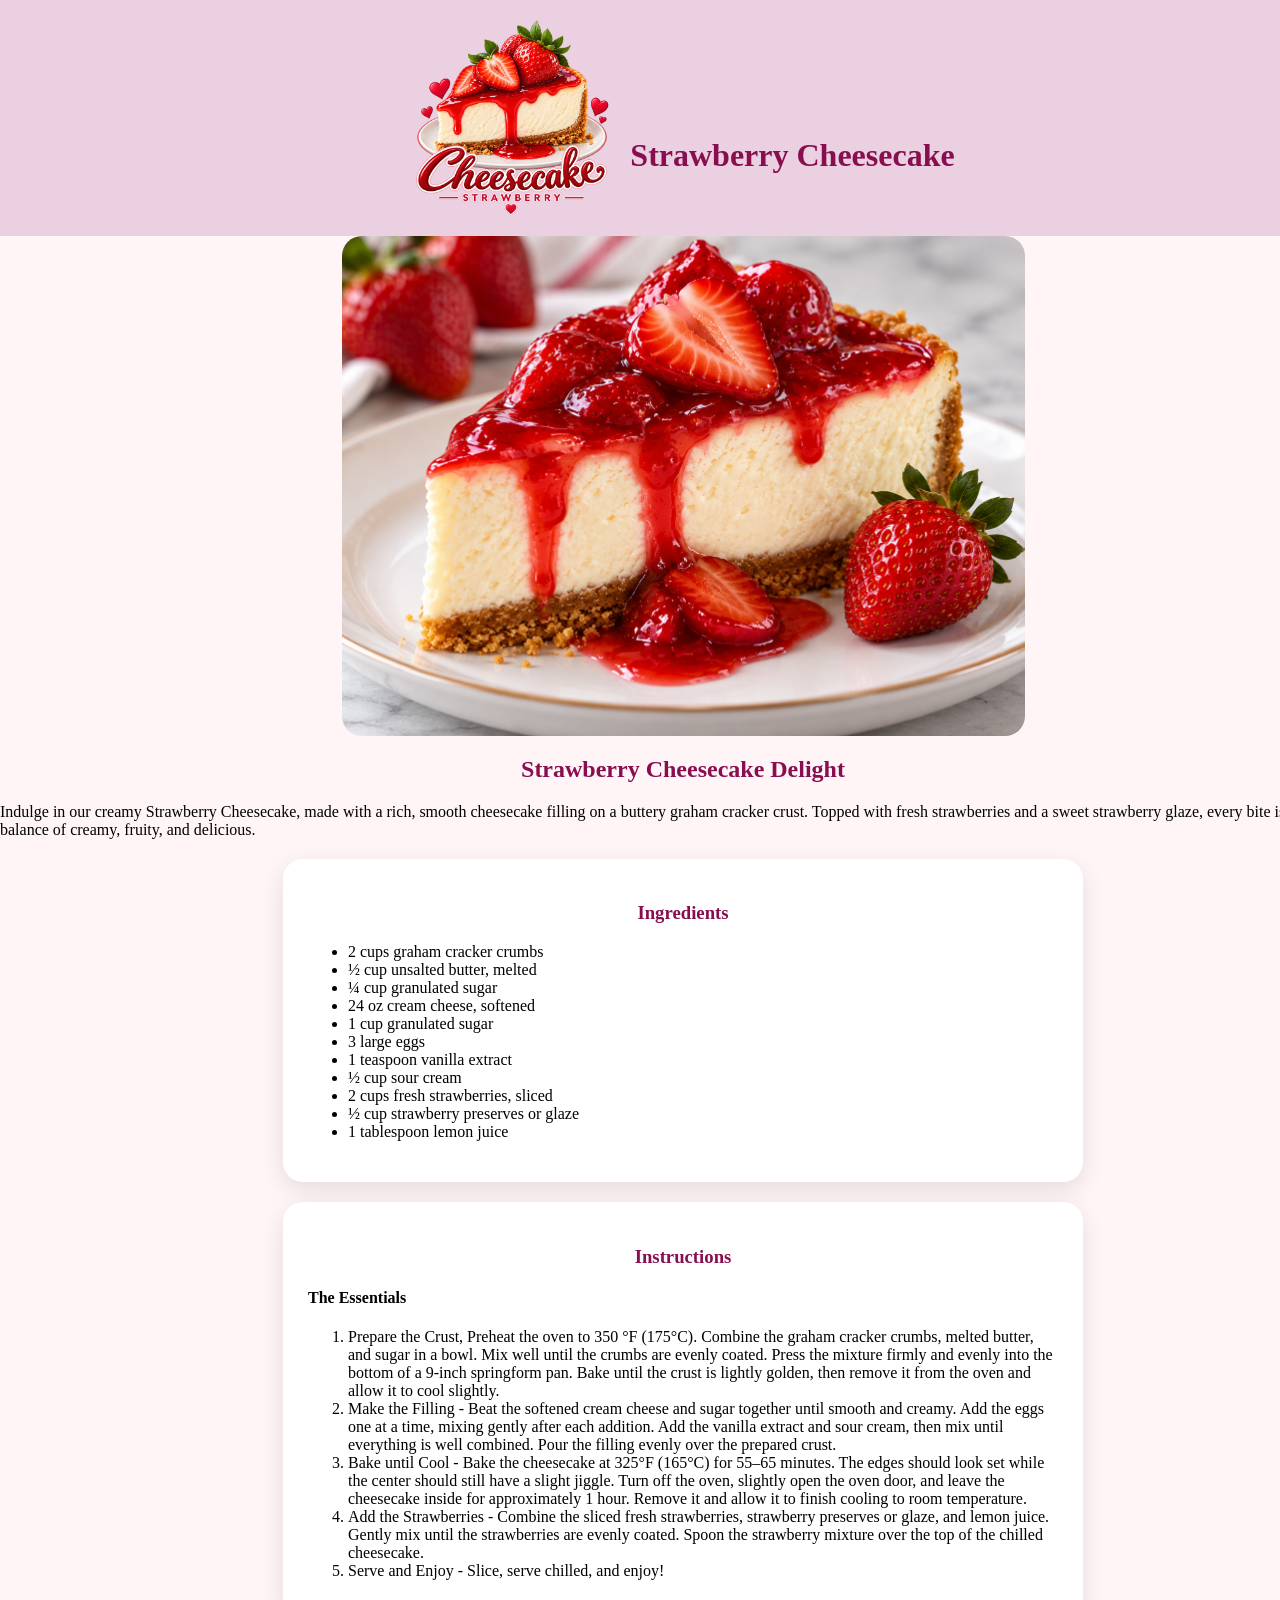
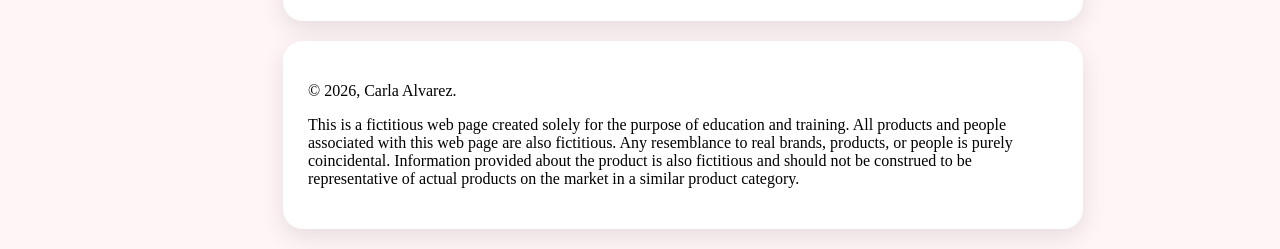
<file: gra1144cp1CarlaAlvarez2026B/gra1144cP2CarlaAlvarez2026B/index.html>
<!doctype html>
<html>
<head>
<meta charset="UTF-8">
<title>Strawberry Cheesecake | Carla Alvarez, 2026</title>
	<style>		
	wrapper{
			width:1366px;
			display:block;
			margin:auto;
		}
		.logo{
			width:200px;
			vertical-align:-50px;
			margin-right: 15px;
		}
		h1{
			display:inline;
			color:#c2185b;
			text-align: center;
			font-size: 32px;
		}
		header{
		background-color: #EAD0E1;
			padding:20px;
			text-align: center;
		}
	body { 
		background: #fff5f7;
		font-family: 'georgia', serif;
		margin: 0;
		padding 0;
}
.banner { 
	width: 50%; 
	border-radius: 20px;
	height: 500px;
	object-fit: cover;
	display: block;
	object-position: center;
	margin: auto;
}
		.card{
			background: white;
			border-radius: 20px;
			padding: 25px;
			margin: 20px auto;
			max-width: 750px;
			box-shadow: 0 8px 25px rgba(0,0,0,0.1);
		}
		h1,h2,h3 {
			color: #880e4f;
			text-align: center;
		}
    </style>
</head>

<body>
<wrapper>
  <header> 
<img src="logo.png" class="logo"
	 alt="strawberry Cheescake Delight banner"/>
    <h1>Strawberry Cheesecake</h1>
  </header>
  <main> 
	<img src="banner.png" class="banner" 
		 alt="Strawberry Chhescake Delight banner"/>
    <h2>Strawberry Cheesecake Delight</h2>
    <p>Indulge in our creamy Strawberry Cheesecake, made with a rich, smooth cheesecake filling on a buttery graham cracker crust. Topped with fresh strawberries and a sweet strawberry glaze, every bite is the perfect balance of creamy, fruity, and delicious.</p>
    <section>
		<div class="card">
      <h3>Ingredients</h3>
      <ul>
        <li>2 cups graham cracker crumbs</li>
        <li>&frac12; cup unsalted butter, melted</li>
        <li>&frac14; cup granulated sugar</li>
		  <li>24 oz cream cheese, softened</li>
		  <li> 1 cup granulated sugar</li>
		  <li> 3 large eggs</li>
		  <li> 1 teaspoon vanilla extract</li>
		  <li> &frac12; cup sour cream</li>
		  <li> 2 cups fresh strawberries, sliced</li>
		  <li> &frac12; cup strawberry preserves or glaze</li>
		  <li> 1 tablespoon lemon juice</li>
      </ul>
			</div>
    </section>
    <section>
		<div class="card">
      <h3>Instructions</h3>
		<h4>The Essentials</h4>
      <ol>
        <li>Prepare the Crust, Preheat the oven to 350 &deg;F (175&deg;C). Combine the graham cracker crumbs, melted butter, and sugar in a bowl. Mix well until the crumbs are evenly coated. Press the mixture firmly and evenly into the bottom of a 9-inch springform pan. Bake until the crust is lightly golden, then remove it from the oven and allow it to cool slightly.</li>
        <li>Make the Filling - Beat the softened cream cheese and sugar together until smooth and creamy. Add the eggs one at a time, mixing gently after each addition. Add the vanilla extract and sour cream, then mix until everything is well combined. Pour the filling evenly over the prepared crust.</li>
        <li>Bake until Cool - Bake the cheesecake at 325&deg;F (165&deg;C) for 55–65 minutes. The edges should look set while the center should still have a slight jiggle. Turn off the oven, slightly open the oven door, and leave the cheesecake inside for approximately 1 hour. Remove it and allow it to finish cooling to room temperature.</li>
		  <li> Add the Strawberries - Combine the sliced fresh strawberries, strawberry preserves or glaze, and lemon juice. Gently mix until the strawberries are evenly coated. Spoon the strawberry mixture over the top of the chilled cheesecake.</li>
		  <li> Serve and Enjoy - Slice, serve chilled, and enjoy!</li>
      </ol>
			</div>
    </section> 
  </main>
  <footer>
	  <div class="card">
    <p> &copy; 2026, Carla Alvarez.</p>
    <p>This is a fictitious web page created solely for the purpose of education and training. All products and people associated with this web page are also fictitious. Any resemblance to real brands, products, or people is purely coincidental. Information provided about the product is also fictitious and should not be construed to be representative of actual products on the market in a similar product category.</p>
	  </div>
  </footer>
</wrapper>
</body>
</html>
</file>
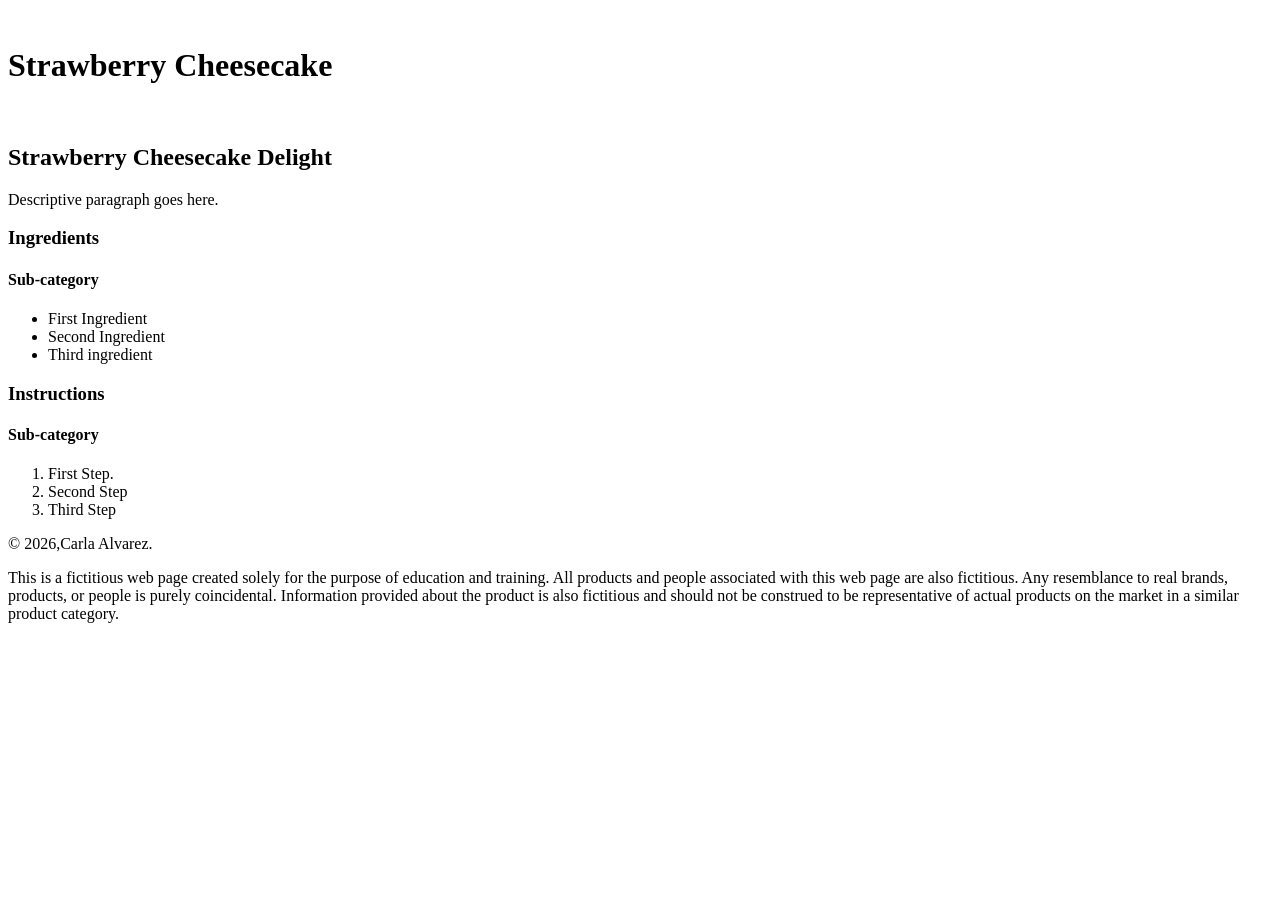
<file: Untitled-1.html>
<!doctype html>
<html>
<head>
<meta charset="UTF-8">
<title>Strawberry Cheesecake | Carla Alvarez, 2026</title>
</head>

<body>
<wrapper>
  <header> <img class="logo" />
    <h1>Strawberry Cheesecake</h1>
  </header>
  <main> <img class="banner" />
    <h2>Strawberry Cheesecake Delight</h2>
    <p>Descriptive paragraph goes here.</p>
    <section>
      <h3>Ingredients</h3>
      <h4>Sub-category</h4>
      <ul>
        <li>First Ingredient</li>
        <li>Second Ingredient</li>
        <li>Third ingredient</li>
      </ul>
    </section>
    <section>
      <h3>Instructions</h3>
		<h4>Sub-category</h4>
      <ol>
        <li>First Step.</li>
        <li>Second Step</li>
        <li>Third Step</li>
      </ol>
    </section>
  </main>
  <footer>
    <p>© 2026,Carla Alvarez.</p>
    <p>This is a fictitious web page created solely for the purpose of education and training. All products and people associated with this web page are also fictitious. Any resemblance to real brands, products, or people is purely coincidental. Information provided about the product is also fictitious and should not be construed to be representative of actual products on the market in a similar product category.</p>
  </footer>
</wrapper>
</body>
</html>
</file>
